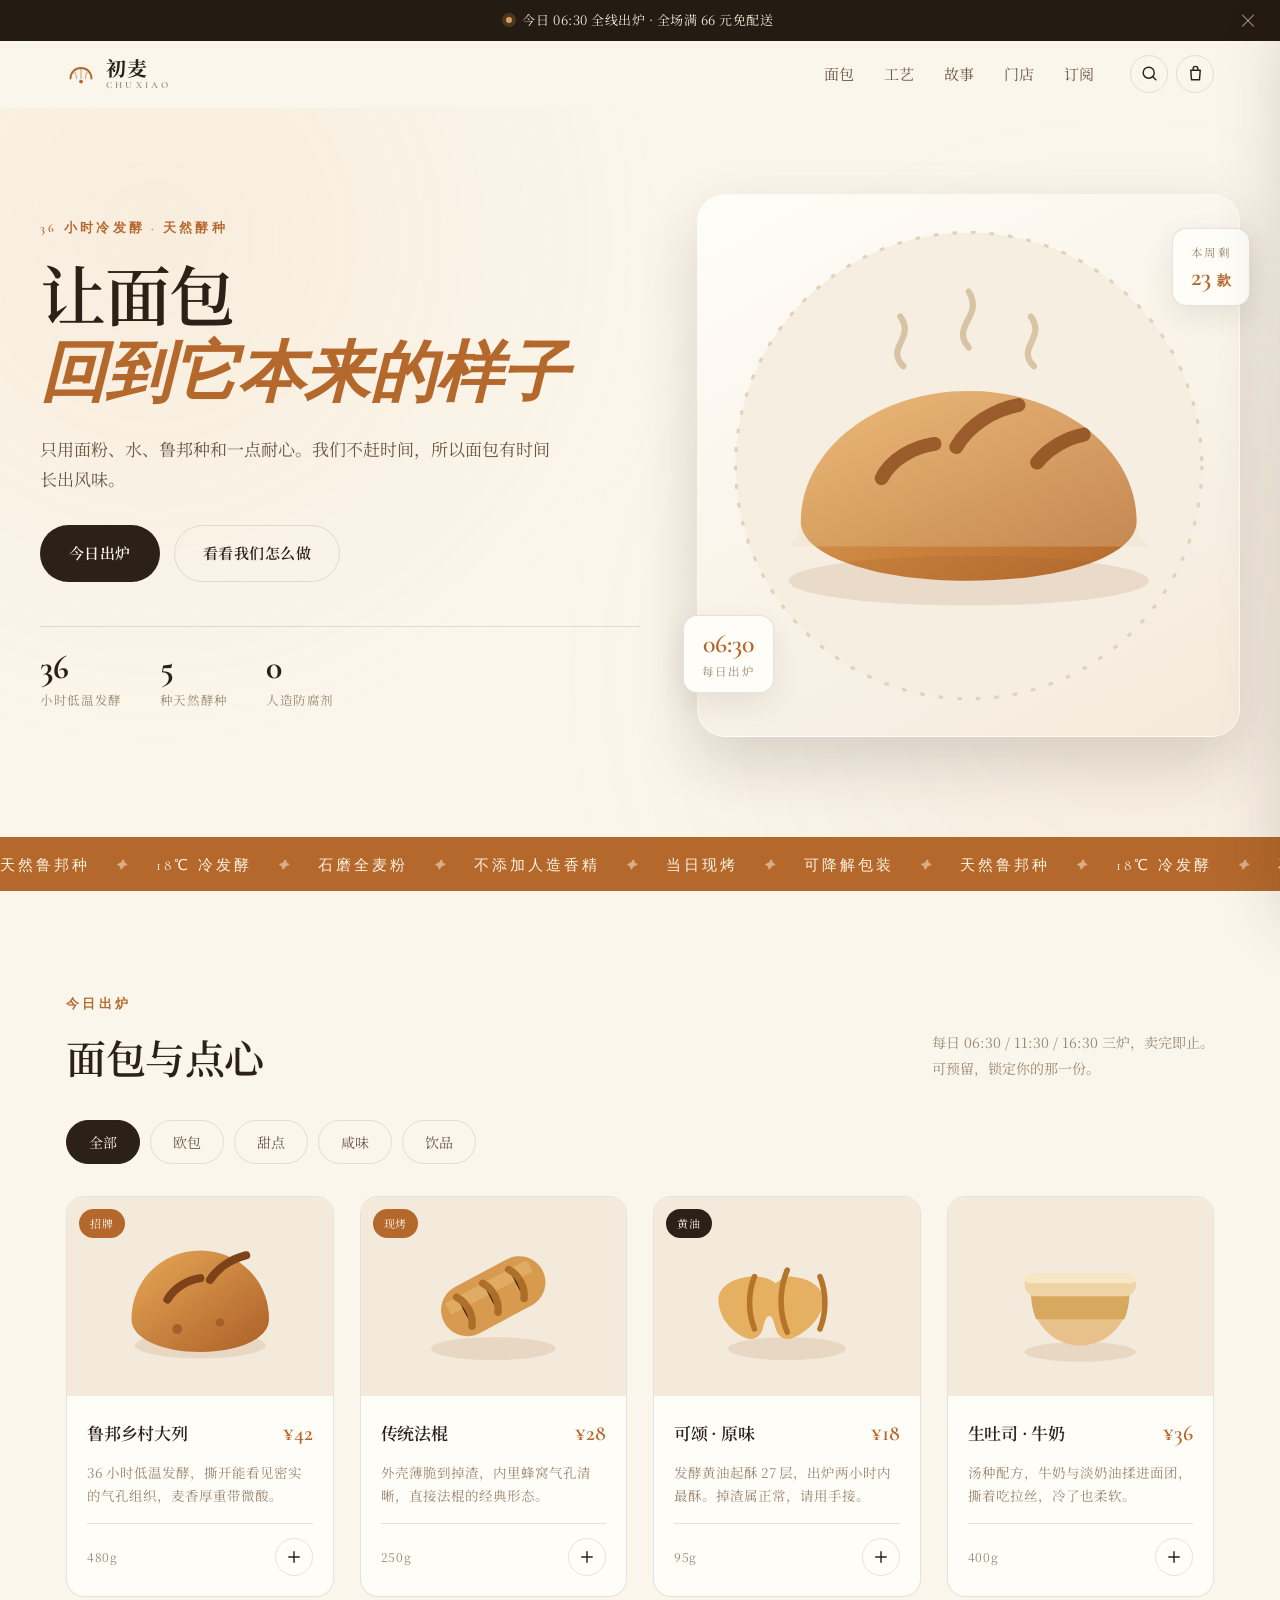
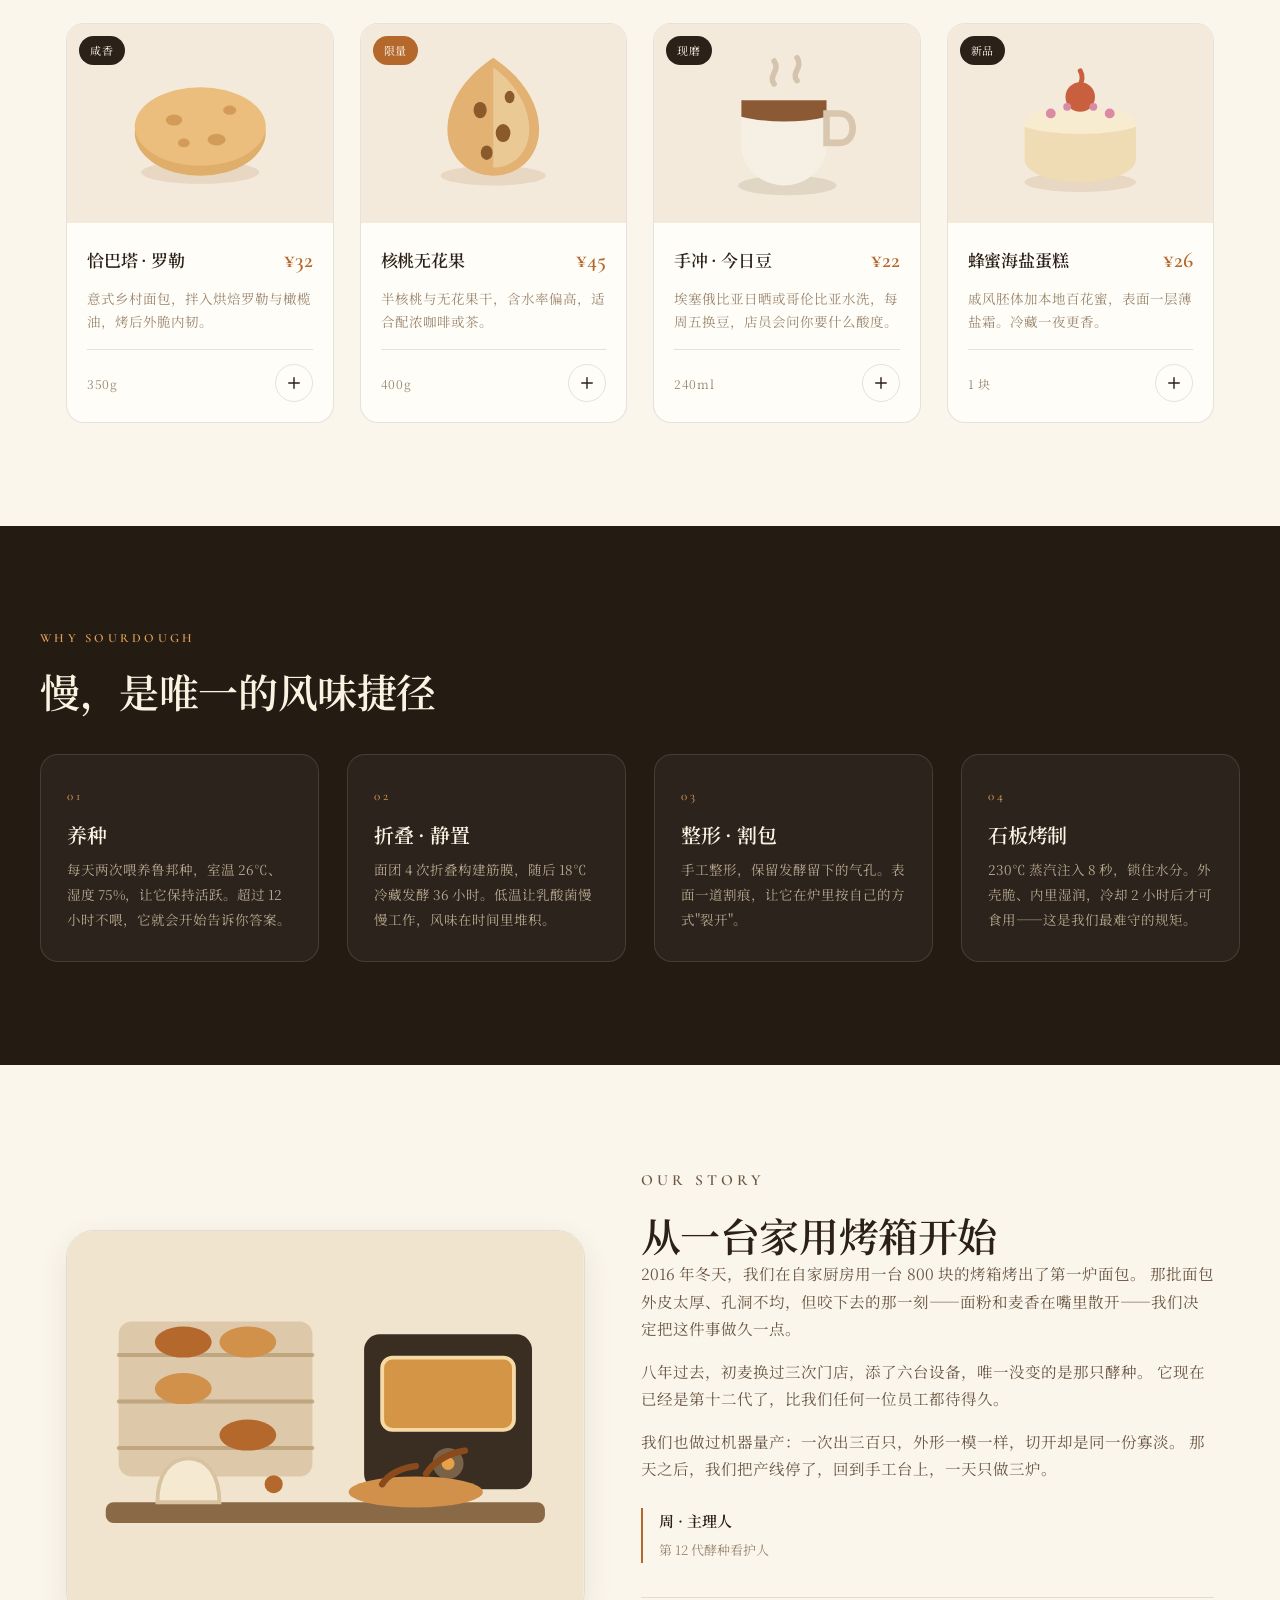
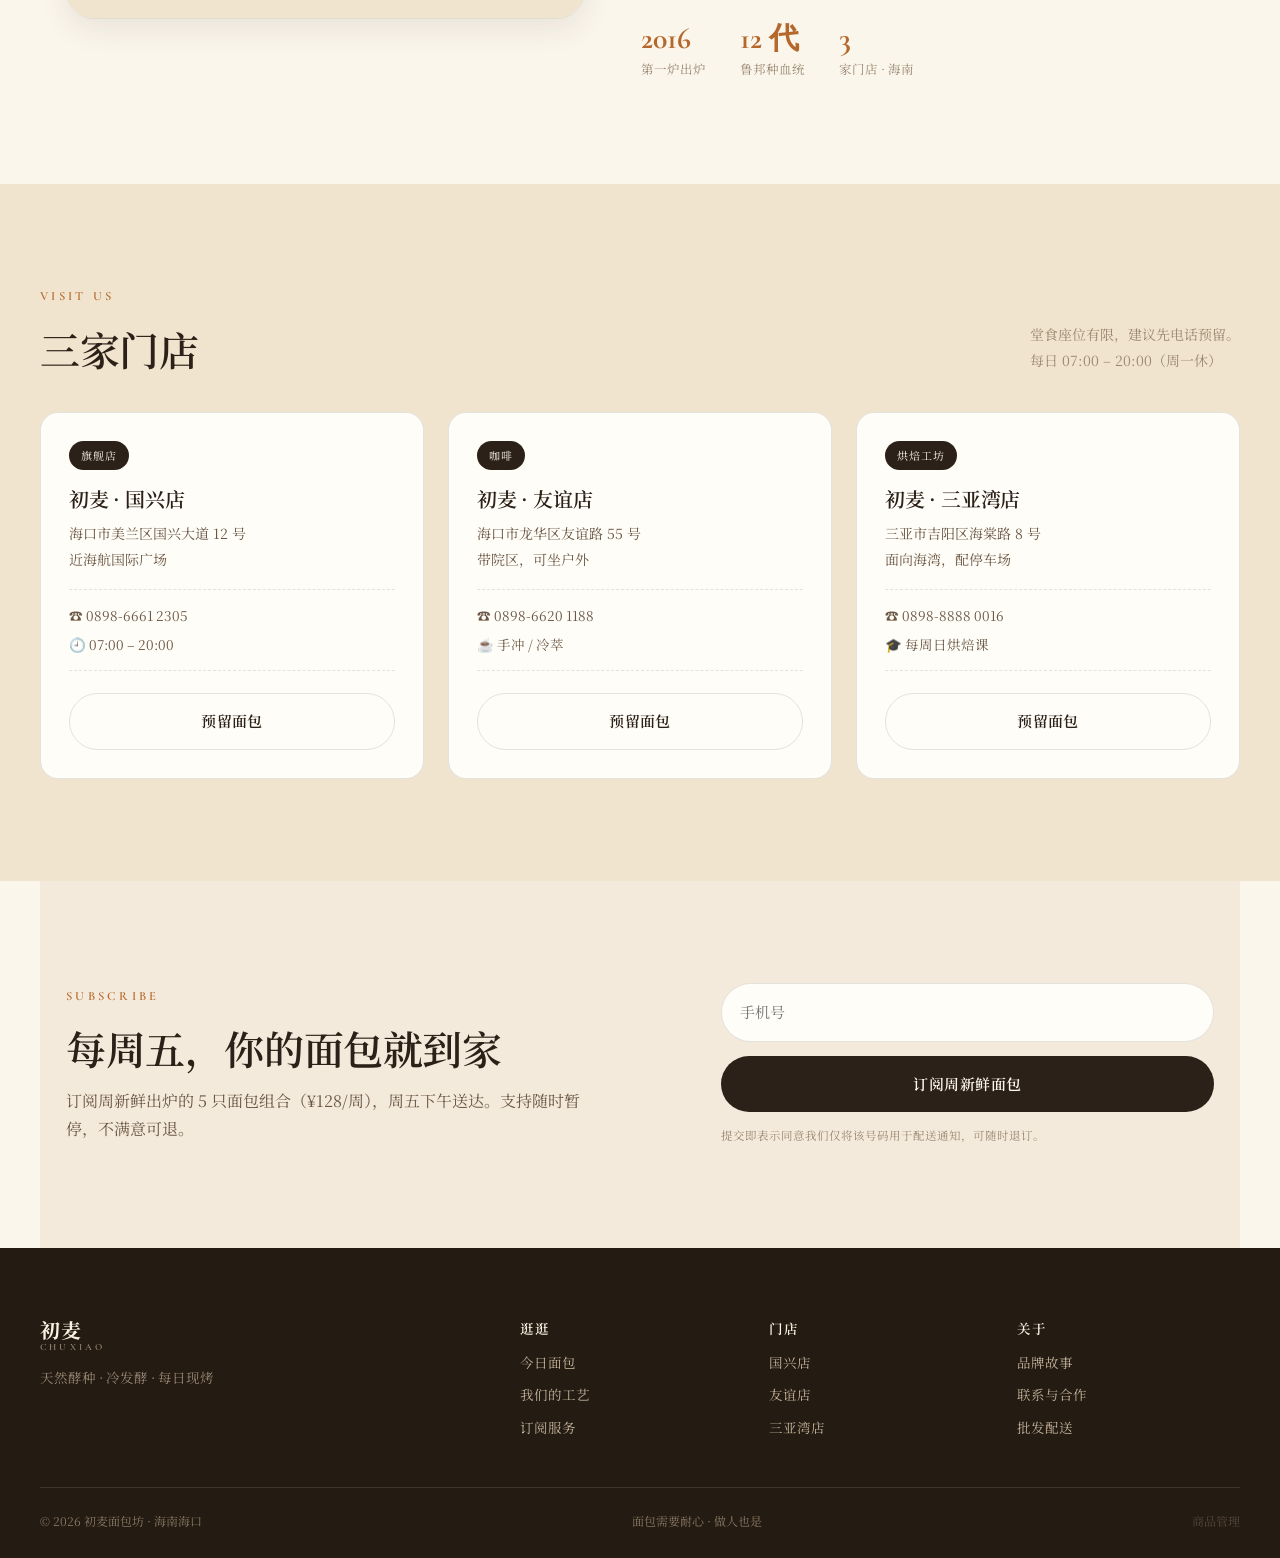
<file: index.html>
<!DOCTYPE html>
<html lang="zh-CN">
<head>
<meta charset="UTF-8">
<meta name="viewport" content="width=device-width, initial-scale=1.0">
<title>初麦 CHUXIAO BAKERY · 天然酵种冷发酵面包</title>
<meta name="description" content="初麦面包坊 —— 36 小时冷发酵天然酵种面包，每日 06:30 现烤出炉，不添加人造香精与防腐剂。">
<meta name="theme-color" content="#FBF6EC">
<meta property="og:type" content="website">
<meta property="og:title" content="初麦 CHUXIAO BAKERY · 天然酵种冷发酵面包">
<meta property="og:description" content="只用面粉、水、鲁邦种和一点耐心。每日 06:30 全线出炉，卖完即止。">
<meta property="og:image" content="data:image/svg+xml,<svg xmlns='http://www.w3.org/2000/svg' viewBox='0 0 1200 630'><rect width='1200' height='630' fill='%23FBF6EC'/><circle cx='600' cy='300' r='170' fill='%23F1E4CE'/><path d='M420 340c0-100 80-180 180-180s180 80 180 180c0 46-80 80-180 80s-180-34-180-80Z' fill='%23C1783A'/><text x='600' y='560' font-size='62' font-family='Georgia,serif' font-weight='600' fill='%232C2118' text-anchor='middle'>初麦 CHUXIAO BAKERY</text></svg>">
<meta name="twitter:card" content="summary_large_image">
<link rel="preconnect" href="https://fonts.googleapis.com">
<link rel="preconnect" href="https://fonts.gstatic.com" crossorigin>
<link href="https://fonts.googleapis.com/css2?family=Noto+Serif+SC:wght@400;600;700&family=Cormorant+Garamond:ital,wght@0,400;0,600;1,400&display=swap" rel="stylesheet">
<link rel="stylesheet" href="styles.css">
<link rel="icon" href="data:image/svg+xml,<svg xmlns='http://www.w3.org/2000/svg' viewBox='0 0 100 100'><text y='.9em' font-size='90'>🥖</text></svg>">
</head>
<body>

<div class="announce" id="announce">
  <span class="announce__dot"></span>
  今日 06:30 全线出炉 · 全场满 66 元免配送
  <button class="announce__close" aria-label="关闭公告">×</button>
</div>

<header class="nav" id="nav">
  <div class="nav__inner">
    <a class="logo" href="#top">
      <svg class="logo__mark" viewBox="0 0 40 40" aria-hidden="true">
        <path d="M6 26c0-8 6-14 14-14s14 6 14 14" fill="none" stroke="currentColor" stroke-width="2.5" stroke-linecap="round"/>
        <path d="M20 12v14M12 18c2 4 2 6 2 8M28 18c-2 4-2 6-2 8" fill="none" stroke="currentColor" stroke-width="1.6" stroke-linecap="round" opacity=".55"/>
        <circle cx="20" cy="30" r="2.5" fill="currentColor"/>
      </svg>
      <span class="logo__text">初麦<em>CHUXIAO</em></span>
    </a>

    <nav class="nav__links" id="navLinks">
      <a href="#products">面包</a>
      <a href="#craft">工艺</a>
      <a href="#story">故事</a>
      <a href="#store">门店</a>
      <a href="#subscribe">订阅</a>
    </nav>

    <div class="nav__actions">
      <button class="icon-btn" id="searchBtn" aria-label="搜索">
        <svg viewBox="0 0 24 24" fill="none" stroke="currentColor" stroke-width="1.8" stroke-linecap="round"><circle cx="11" cy="11" r="7"/><path d="M20 20l-3.5-3.5"/></svg>
      </button>
      <button class="icon-btn icon-btn--cart" id="cartBtn" aria-label="购物袋">
        <svg viewBox="0 0 24 24" fill="none" stroke="currentColor" stroke-width="1.8" stroke-linecap="round" stroke-linejoin="round"><path d="M6 8h12l-1 12H7L6 8Z"/><path d="M9 8V6a3 3 0 0 1 6 0v2"/></svg>
        <span class="badge" id="cartCount">0</span>
      </button>
      <button class="burger" id="burger" aria-label="菜单"><i></i><i></i><i></i></button>
    </div>
  </div>
</header>

<!-- 搜索面板 -->
<div class="search-panel" id="searchPanel">
  <div class="search-panel__box">
    <svg viewBox="0 0 24 24" fill="none" stroke="currentColor" stroke-width="1.8" stroke-linecap="round"><circle cx="11" cy="11" r="7"/><path d="M20 20l-3.5-3.5"/></svg>
    <input type="text" id="searchInput" placeholder="搜面包、可颂、贝果…" autocomplete="off">
    <span class="search-panel__hint">ESC 关闭</span>
  </div>
  <div class="search-panel__results" id="searchResults"></div>
</div>

<main id="top">

  <!-- HERO -->
  <section class="hero">
    <div class="hero__grain"></div>
    <div class="hero__inner">
      <div class="hero__copy">
        <p class="eyebrow reveal">36 小时冷发酵 · 天然酵种</p>
        <h1 class="hero__title reveal">
          让面包<br>
          <em>回到它本来的样子</em>
        </h1>
        <p class="hero__lead reveal">
          只用面粉、水、鲁邦种和一点耐心。我们不赶时间，所以面包有时间长出风味。
        </p>
        <div class="hero__cta reveal">
          <a href="#products" class="btn btn--primary">今日出炉</a>
          <a href="#craft" class="btn btn--ghost">看看我们怎么做</a>
        </div>
        <ul class="hero__stats reveal">
          <li><strong>36</strong><span>小时低温发酵</span></li>
          <li><strong>5</strong><span>种天然酵种</span></li>
          <li><strong>0</strong><span>人造防腐剂</span></li>
        </ul>
      </div>

      <div class="hero__visual reveal">
        <div class="hero__card">
          <svg viewBox="0 0 320 320" class="art art--hero" role="img" aria-label="手工面包插画">
            <defs>
              <linearGradient id="crust" x1="0" y1="0" x2="1" y2="1">
                <stop offset="0" stop-color="#E7A857"/><stop offset="1" stop-color="#B4682C"/>
              </linearGradient>
              <linearGradient id="crumb" x1="0" y1="0" x2="0" y2="1">
                <stop offset="0" stop-color="#FBF1DF"/><stop offset="1" stop-color="#EBD8B8"/>
              </linearGradient>
            </defs>
            <circle cx="160" cy="160" r="150" fill="#F6EEE1"/>
            <circle cx="160" cy="160" r="150" fill="none" stroke="#E2D2B8" stroke-width="2" stroke-dasharray="3 9"/>
            <!-- 蒸汽 -->
            <g stroke="#C9AE86" stroke-width="4" stroke-linecap="round" fill="none" opacity=".65">
              <path d="M118 96c-12-12 8-18-2-32"/>
              <path d="M160 84c-12-14 10-20 0-36"/>
              <path d="M202 96c-12-12 8-18-2-32"/>
            </g>
            <!-- 面包主体 -->
            <path d="M52 196c0-46 48-84 108-84s108 38 108 84c0 22-48 38-108 38s-108-16-108-38Z" fill="url(#crust)"/>
            <path d="M52 196c0-46 48-84 108-84s108 38 108 84c0 10 8 16 8 16H44s8-6 8-16Z" fill="url(#crumb)" opacity=".25"/>
            <!-- 割包刀痕 -->
            <g stroke="#8A4A1B" stroke-width="9" stroke-linecap="round" fill="none" opacity=".8">
              <path d="M104 168c6-12 20-20 34-22"/>
              <path d="M152 148c8-14 24-24 40-27"/>
              <path d="M204 158c8-10 20-16 30-18"/>
            </g>
            <ellipse cx="160" cy="234" rx="116" ry="16" fill="#8A4A1B" opacity=".12"/>
          </svg>
        </div>
        <div class="hero__badge hero__badge--1">
          <span class="hero__badge-time">06:30</span>
          <span class="hero__badge-label">每日出炉</span>
        </div>
        <div class="hero__badge hero__badge--2">
          <span class="hero__badge-label">本周剩</span>
          <span class="hero__badge-time">23 <small>款</small></span>
        </div>
      </div>
    </div>
  </section>

  <!-- 滚动条 -->
  <div class="marquee" aria-hidden="true">
    <div class="marquee__track">
      <span>天然鲁邦种</span><i>✦</i><span>18℃ 冷发酵</span><i>✦</i><span>石磨全麦粉</span><i>✦</i><span>不添加人造香精</span><i>✦</i><span>当日现烤</span><i>✦</i><span>可降解包装</span><i>✦</i>
      <span>天然鲁邦种</span><i>✦</i><span>18℃ 冷发酵</span><i>✦</i><span>石磨全麦粉</span><i>✦</i><span>不添加人造香精</span><i>✦</i><span>当日现烤</span><i>✦</i><span>可降解包装</span><i>✦</i>
    </div>
  </div>

  <!-- 产品 -->
  <section class="section" id="products">
    <div class="section__head reveal">
      <div>
        <p class="eyebrow">今日出炉</p>
        <h2 class="section__title">面包与点心</h2>
      </div>
      <p class="section__note">每日 06:30 / 11:30 / 16:30 三炉，卖完即止。<br>可预留，锁定你的那一份。</p>
    </div>

    <div class="filters reveal" id="filters">
      <button class="chip is-active" data-cat="all">全部</button>
      <button class="chip" data-cat="bread">欧包</button>
      <button class="chip" data-cat="sweet">甜点</button>
      <button class="chip" data-cat="savory">咸味</button>
      <button class="chip" data-cat="drink">饮品</button>
    </div>

    <div class="grid" id="grid"></div>
  </section>

  <!-- 工艺 -->
  <section class="section section--dark" id="craft">
    <div class="section__head reveal">
      <div>
        <p class="eyebrow eyebrow--light">Why sourdough</p>
        <h2 class="section__title">慢，是唯一的风味捷径</h2>
      </div>
    </div>
    <ol class="steps">
      <li class="step reveal">
        <span class="step__no">01</span>
        <h3>养种</h3>
        <p>每天两次喂养鲁邦种，室温 26℃、湿度 75%，让它保持活跃。超过 12 小时不喂，它就会开始告诉你答案。</p>
      </li>
      <li class="step reveal">
        <span class="step__no">02</span>
        <h3>折叠 · 静置</h3>
        <p>面团 4 次折叠构建筋膜，随后 18℃ 冷藏发酵 36 小时。低温让乳酸菌慢慢工作，风味在时间里堆积。</p>
      </li>
      <li class="step reveal">
        <span class="step__no">03</span>
        <h3>整形 · 割包</h3>
        <p>手工整形，保留发酵留下的气孔。表面一道割痕，让它在炉里按自己的方式"裂开"。</p>
      </li>
      <li class="step reveal">
        <span class="step__no">04</span>
        <h3>石板烤制</h3>
        <p>230℃ 蒸汽注入 8 秒，锁住水分。外壳脆、内里湿润，冷却 2 小时后才可食用——这是我们最难守的规矩。</p>
      </li>
    </ol>
  </section>

  <!-- 故事 -->
  <section class="section story" id="story">
    <div class="story__grid">
      <div class="story__art reveal">
        <svg viewBox="0 0 400 300" class="art" role="img" aria-label="烘焙工坊插画">
          <rect width="400" height="300" rx="18" fill="#F1E4CE"/>
          <rect x="40" y="70" width="150" height="120" rx="10" fill="#C9AE86" opacity=".5"/>
          <path d="M40 96h150M40 132h150M40 168h150" stroke="#B4976E" stroke-width="3" stroke-linecap="round" opacity=".7"/>
          <ellipse cx="90" cy="86" rx="22" ry="12" fill="#B4682C"/>
          <ellipse cx="140" cy="86" rx="22" ry="12" fill="#D2914A"/>
          <ellipse cx="90" cy="122" rx="22" ry="12" fill="#D2914A"/>
          <ellipse cx="140" cy="158" rx="22" ry="12" fill="#B4682C"/>
          <!-- 烤箱 -->
          <rect x="230" y="80" width="130" height="120" rx="12" fill="#3A2E22"/>
          <rect x="244" y="98" width="102" height="56" rx="8" fill="#E5A24B" opacity=".9"/>
          <rect x="244" y="98" width="102" height="56" rx="8" fill="none" stroke="#F6D9A5" stroke-width="3"/>
          <circle cx="295" cy="180" r="12" fill="#7A6248"/>
          <circle cx="295" cy="180" r="5" fill="#E5A24B"/>
          <!-- 操作台 -->
          <rect x="30" y="210" width="340" height="16" rx="6" fill="#8A6A46"/>
          <ellipse cx="270" cy="202" rx="52" ry="12" fill="#D2914A"/>
          <g stroke="#8A4A1B" stroke-width="5" stroke-linecap="round" fill="none">
            <path d="M244 196c5-8 16-13 26-14"/>
            <path d="M278 188c6-10 18-16 30-18"/>
          </g>
          <!-- 面粉 -->
          <path d="M70 210c0-22 10-34 24-34s24 12 24 34Z" fill="#F6E9D2" stroke="#D8C3A0" stroke-width="3"/>
          <circle cx="160" cy="196" r="7" fill="#B4682C"/>
        </svg>
      </div>
      <div class="story__copy reveal">
        <p class="eyebrow">Our story</p>
        <h2 class="section__title">从一台家用烤箱开始</h2>
        <p>
          2016 年冬天，我们在自家厨房用一台 800 块的烤箱烤出了第一炉面包。
          那批面包外皮太厚、孔洞不均，但咬下去的那一刻——面粉和麦香在嘴里散开——我们决定把这件事做久一点。
        </p>
        <p>
          八年过去，初麦换过三次门店，添了六台设备，唯一没变的是那只酵种。
          它现在已经是第十二代了，比我们任何一位员工都待得久。
        </p>
        <p>
          我们也做过机器量产：一次出三百只，外形一模一样，切开却是同一份寡淡。
          那天之后，我们把产线停了，回到手工台上，一天只做三炉。
        </p>
        <div class="story__sign">
          <span class="story__sign-name">周 · 主理人</span>
          <span class="story__sign-role">第 12 代酵种看护人</span>
        </div>
        <div class="story__metrics">
          <div><strong>2016</strong><span>第一炉出炉</span></div>
          <div><strong>12 代</strong><span>鲁邦种血统</span></div>
          <div><strong>3</strong><span>家门店 · 海南</span></div>
        </div>
      </div>
    </div>
  </section>

  <!-- 门店 -->
  <section class="section section--tint" id="store">
    <div class="section__head reveal">
      <div>
        <p class="eyebrow">Visit us</p>
        <h2 class="section__title">三家门店</h2>
      </div>
      <p class="section__note">堂食座位有限，建议先电话预留。<br>每日 07:00 – 20:00（周一休）</p>
    </div>
    <div class="stores">
      <article class="store reveal">
        <div class="store__flag">旗舰店</div>
        <h3>初麦 · 国兴店</h3>
        <p>海口市美兰区国兴大道 12 号<br>近海航国际广场</p>
        <ul><li>☎ 0898-6661 2305</li><li>🕘 07:00 – 20:00</li></ul>
        <button class="btn btn--outline js-reserve" data-store="国兴店">预留面包</button>
      </article>
      <article class="store reveal">
        <div class="store__flag">咖啡</div>
        <h3>初麦 · 友谊店</h3>
        <p>海口市龙华区友谊路 55 号<br>带院区，可坐户外</p>
        <ul><li>☎ 0898-6620 1188</li><li>☕ 手冲 / 冷萃</li></ul>
        <button class="btn btn--outline js-reserve" data-store="友谊店">预留面包</button>
      </article>
      <article class="store reveal">
        <div class="store__flag">烘焙工坊</div>
        <h3>初麦 · 三亚湾店</h3>
        <p>三亚市吉阳区海棠路 8 号<br>面向海湾，配停车场</p>
        <ul><li>☎ 0898-8888 0016</li><li>🎓 每周日烘焙课</li></ul>
        <button class="btn btn--outline js-reserve" data-store="三亚湾店">预留面包</button>
      </article>
    </div>
  </section>

  <!-- 订阅 -->
  <section class="section subscribe" id="subscribe">
    <div class="subscribe__inner reveal">
      <div class="subscribe__copy">
        <p class="eyebrow">Subscribe</p>
        <h2 class="section__title">每周五，你的面包就到家</h2>
        <p>订阅周新鲜出炉的 5 只面包组合（¥128/周），周五下午送达。支持随时暂停，不满意可退。</p>
      </div>
      <form class="subscribe__form" id="subscribeForm" novalidate>
        <div class="field">
          <input type="text" id="phone" placeholder="手机号" inputmode="numeric" maxlength="11">
          <span class="field__hint" data-hint="phone">用于接收取货通知</span>
        </div>
        <button class="btn btn--primary btn--block" type="submit">订阅周新鲜面包</button>
        <p class="subscribe__fine">提交即表示同意我们仅将该号码用于配送通知，可随时退订。</p>
      </form>
    </div>
  </section>

</main>

<footer class="footer">
  <div class="footer__top">
    <div class="footer__brand">
      <span class="logo__text">初麦<em>CHUXIAO</em></span>
      <p>天然酵种 · 冷发酵 · 每日现烤</p>
    </div>
    <div class="footer__cols">
      <div><h4>逛逛</h4><a href="#products">今日面包</a><a href="#craft">我们的工艺</a><a href="#subscribe">订阅服务</a></div>
      <div><h4>门店</h4><a href="#store">国兴店</a><a href="#store">友谊店</a><a href="#store">三亚湾店</a></div>
      <div><h4>关于</h4><a href="#story">品牌故事</a><a href="#store">联系与合作</a><a href="#subscribe">批发配送</a></div>
    </div>
  </div>
  <div class="footer__bottom">
    <span>© 2026 初麦面包坊 · 海南海口</span>
    <span>面包需要耐心 · 做人也是</span>
    <a href="admin.html" class="footer__admin">商品管理</a>
  </div>
</footer>

<!-- 购物袋抽屉 -->
<div class="drawer-mask" id="drawerMask"></div>
<aside class="drawer" id="drawer">
  <div class="drawer__head">
    <h3>购物袋 <span id="drawerCount">(0)</span></h3>
    <button class="icon-btn" id="drawerClose" aria-label="关闭">
      <svg viewBox="0 0 24 24" fill="none" stroke="currentColor" stroke-width="1.9" stroke-linecap="round"><path d="M6 6l12 12M18 6L6 18"/></svg>
    </button>
  </div>
  <div class="drawer__body" id="drawerBody"></div>
  <div class="drawer__foot">
    <div class="drawer__total"><span>合计</span><strong id="drawerTotal">¥0</strong></div>
    <p class="drawer__ship" id="shipNote">再买 ¥66 可免配送</p>
    <div class="drawer__bar"><i id="shipBar"></i></div>
    <button class="btn btn--primary btn--block" id="checkout">去结算</button>
  </div>
</aside>

<div class="toast" id="toast"></div>
<div class="reserve-mask" id="reserveMask">
  <div class="reserve" role="dialog" aria-modal="true">
    <button class="reserve__close" id="reserveClose" aria-label="关闭">×</button>
    <h3 id="reserveTitle">预留面包</h3>
    <p class="reserve__desc">留下手机号，我们出炉后第一时间通知你来取。</p>
    <input type="tel" id="reservePhone" placeholder="手机号" inputmode="numeric" maxlength="11">
    <button class="btn btn--primary btn--block" id="reserveSubmit">确认预留</button>
  </div>
</div>

<script src="config.js"></script>
<script src="data.js"></script>
<script src="script.js"></script>
</body>
</html>
</file>
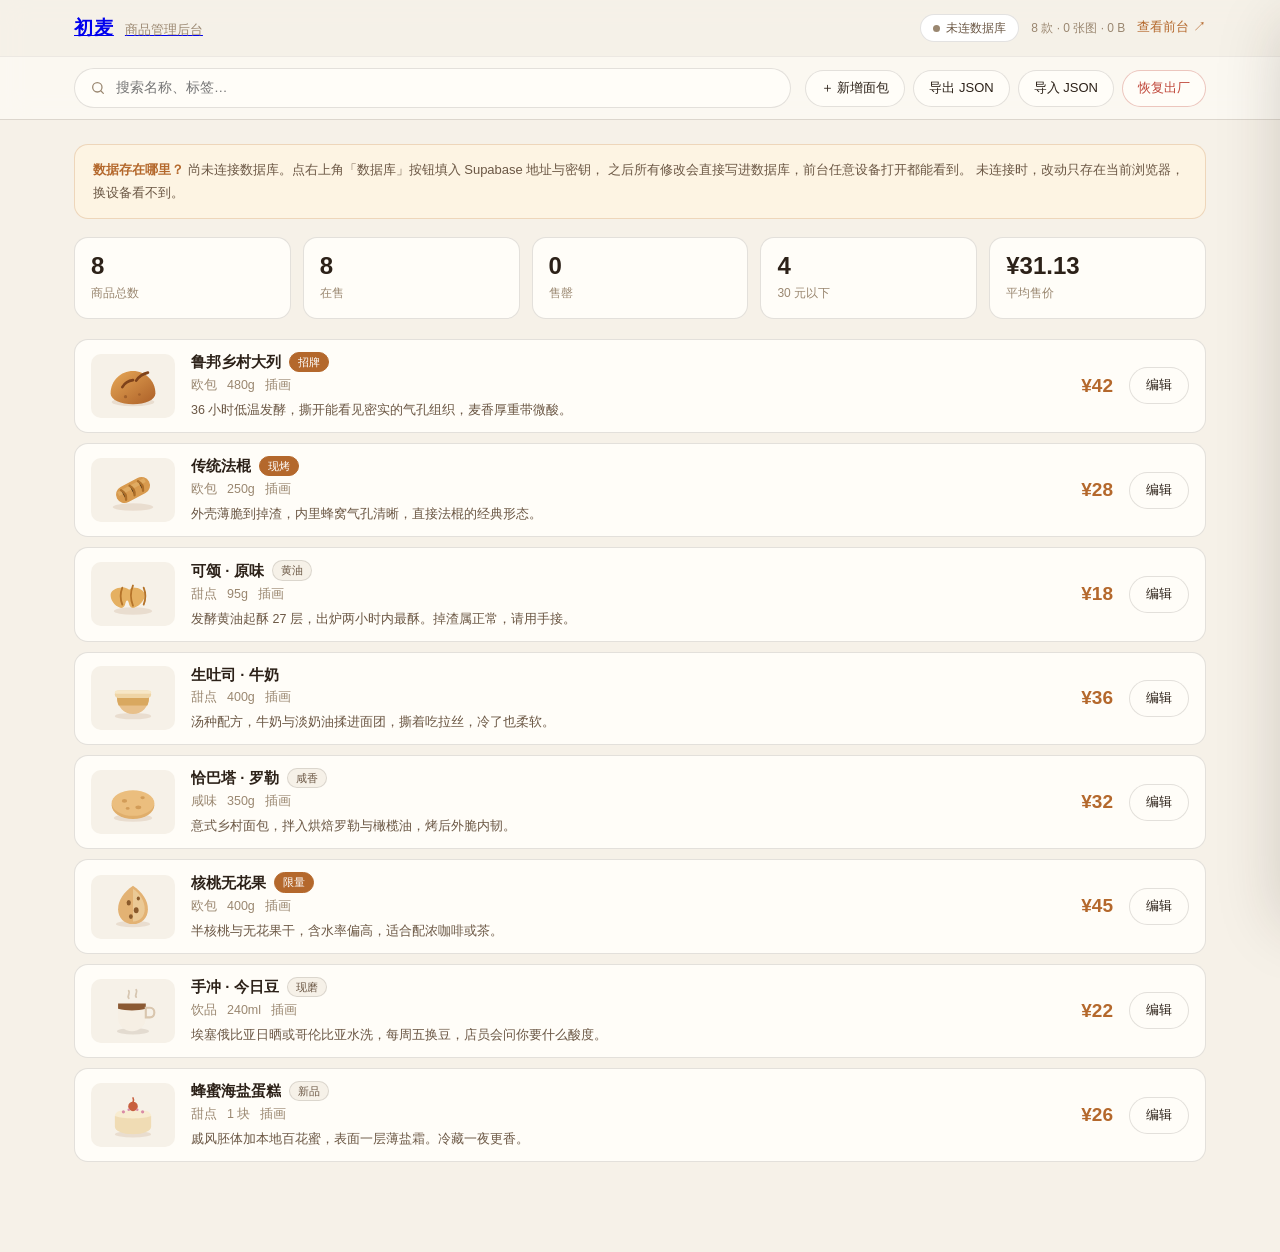
<file: admin.html>
<!DOCTYPE html>
<html lang="zh-CN">
<head>
<meta charset="UTF-8">
<meta name="viewport" content="width=device-width, initial-scale=1.0">
<title>商品管理后台 · 初麦 CHUXIAO BAKERY</title>
<meta name="robots" content="noindex, nofollow">
<link rel="icon" href="data:image/svg+xml,<svg xmlns='http://www.w3.org/2000/svg' viewBox='0 0 100 100'><text y='.9em' font-size='90'>⚙️</text></svg>">
<link rel="stylesheet" href="admin.css">
</head>
<body>

<header class="ah">
  <div class="ah__in">
    <a class="ah__brand" href="index.html">
      <span class="ah__logo">初麦</span>
      <span class="ah__crumb">商品管理后台</span>
    </a>
    <div class="ah__right">
      <button class="dbbadge" id="dbBadge" type="button">数据库 —</button>
      <span class="ah__store" id="usageInfo">存储占用 —</span>
      <a class="ah__site" href="index.html" target="_blank">查看前台 ↗</a>
    </div>
  </div>
  <div class="ah__bar">
    <div class="ah__bar-in">
      <label class="ah__search">
        <svg viewBox="0 0 24 24" fill="none" stroke="currentColor" stroke-width="1.9" stroke-linecap="round"><circle cx="11" cy="11" r="7"/><path d="M20 20l-3.5-3.5"/></svg>
        <input type="text" id="search" placeholder="搜索名称、标签…">
      </label>
      <div class="ah__acts">
        <button class="btn btn--sm" id="addBtn">＋ 新增面包</button>
        <button class="btn btn--sm" id="exportBtn">导出 JSON</button>
        <button class="btn btn--sm" id="importBtn">导入 JSON</button>
        <input type="file" id="importFile" accept="application/json,.json" hidden>
        <button class="btn btn--sm btn--danger" id="resetBtn">恢复出厂</button>
      </div>
    </div>
  </div>
</header>

<main class="wrap">
  <div class="notice" id="notice">
    <strong>数据存在哪里？</strong>
    <span id="noticeText">尚未连接数据库。点右上角「数据库」按钮填入 Supabase 地址与密钥，
    之后所有修改会直接写进数据库，前台任意设备打开都能看到。
    未连接时，改动只存在当前浏览器，换设备看不到。</span>
  </div>

  <div class="stats" id="stats"></div>

  <div class="list" id="list"></div>

  <div class="empty" id="empty" hidden>
    <svg viewBox="0 0 160 160"><g fill="none" stroke="#C68B44" stroke-width="3.4"><path d="M40 66h80l-8 56H48l-8-56Z"/><path d="M58 66c0-18 10-30 22-30s22 12 22 30"/><path d="M56 88h48M54 104h52"/></g></svg>
    <p>没有匹配的商品</p>
  </div>
</main>

<!-- 抽屉：编辑单个商品 -->
<div class="mask" id="mask"></div>
<aside class="drawer" id="drawer">
  <div class="drawer__head">
    <h3 id="dTitle">编辑商品</h3>
    <button class="x" id="dClose" aria-label="关闭">×</button>
  </div>
  <div class="drawer__body">

    <div class="fig">
      <div class="fig__preview" id="figPreview"></div>
      <div class="fig__side">
        <label class="up">
          <input type="file" id="imgFile" accept="image/*" hidden>
          <span class="up__btn">上传图片</span>
        </label>
        <button class="btn btn--sm btn--block" id="imgClear" hidden>移除图片</button>
        <p class="fig__hint" id="imgHint">未上传图片时使用下方选中的插画。</p>
        <label class="fld fld--tight">
          <span>无图占位插画</span>
          <select id="fArt"></select>
        </label>
        <div class="fig__prev" id="artPrev"></div>
      </div>
    </div>

    <label class="fld">
      <span>名称 <i>*</i></span>
      <input type="text" id="fName" maxlength="30" placeholder="例：鲁邦乡村大列">
      <em class="fld__msg" data-for="name"></em>
    </label>

    <div class="grid2">
      <label class="fld">
        <span>价格（元）<i>*</i></span>
        <input type="number" id="fPrice" min="0" step="0.01" placeholder="42">
        <em class="fld__msg" data-for="price"></em>
      </label>
      <label class="fld">
        <span>重量 / 规格</span>
        <input type="text" id="fWt" maxlength="20" placeholder="480g">
        <em class="fld__msg" data-for="wt"></em>
      </label>
    </div>

    <label class="fld">
      <span>介绍</span>
      <textarea id="fDesc" rows="4" maxlength="200" placeholder="一句话说清它的来历与口感"></textarea>
      <em class="fld__counter" id="descCount">0 / 200</em>
    </label>

    <div class="grid2">
      <label class="fld">
        <span>分类</span>
        <select id="fCat"></select>
      </label>
      <label class="fld">
        <span>角标</span>
        <input type="text" id="fTag" maxlength="8" placeholder="招牌 / 限量 / 新品">
      </label>
    </div>

    <label class="fld">
      <span>搜索关键词</span>
      <input type="text" id="fTags" maxlength="120" placeholder="空格分隔，如：大列 乡村 麦香">
      <em class="fld__hint">影响前台搜索命中，留空则只能用名称搜到</em>
    </label>

    <div class="switches">
      <label class="sw">
        <input type="checkbox" id="fHot">
        <span class="sw__box"></span>
        <span class="sw__label">标为招牌<em>前台显示为强调色角标</em></span>
      </label>
      <label class="sw">
        <input type="checkbox" id="fSold">
        <span class="sw__box"></span>
        <span class="sw__label">今日售罄<em>前台置灰并禁用加购</em></span>
      </label>
    </div>

  </div>
  <div class="drawer__foot">
    <button class="btn btn--danger btn--sm" id="dDelete">删除</button>
    <div class="drawer__foot-r">
      <button class="btn" id="dCancel">取消</button>
      <button class="btn btn--primary" id="dSave">保存</button>
    </div>
  </div>
</aside>

<div class="toast" id="toast"></div>

<!-- 弹窗：数据库连接配置 -->
<div class="mask" id="dbMask">
  <div class="confirm confirm--wide">
    <h3>连接 Supabase 数据库</h3>
    <p class="db__desc">
      数据库地址与 anon key 写在 <b>config.js</b> 里（公开无害，安全性由数据库权限策略保证）。
      这里只填<b>管理令牌</b> —— 它决定谁能改数据，只保存在这台浏览器，不进仓库。
    </p>

    <div class="dbform">
      <div class="dbaddr">
        <span>当前数据库</span>
        <code id="dbAddr">—</code>
        <em class="fld__hint" id="dbAddrHint"></em>
      </div>
      <label class="fld">
        <span>管理令牌（x-admin-token）</span>
        <input type="text" id="dbToken" placeholder="建库 SQL 里你自己填的那个随机串" spellcheck="false" autocomplete="off">
        <em class="fld__hint">与 supabase/schema.sql 第 4.2 节里的值必须完全一致，否则写操作会被数据库拒绝</em>
      </label>
      <p class="dbmsg" id="dbMsg"></p>
    </div>

    <div class="confirm__btns">
      <button class="btn" id="dbClear">清除令牌</button>
      <span class="confirm__spacer"></span>
      <button class="btn" id="dbTest">测试连接</button>
      <button class="btn btn--primary" id="dbSave">保存并同步</button>
    </div>
  </div>
</div>

<!-- 确认对话框 -->
<div class="mask" id="confirmMask">
  <div class="confirm">
    <h3 id="cfTitle">确认操作</h3>
    <p id="cfText">确定吗？</p>
    <div class="confirm__btns">
      <button class="btn" id="cfNo">取消</button>
      <button class="btn btn--primary" id="cfYes">确定</button>
    </div>
  </div>
</div>

<script src="config.js"></script>
<script src="data.js"></script>
<script src="admin.js"></script>
</body>
</html>
</file>
<file: styles.css>
/* ============ 初麦 CHUXIAO BAKERY ============ */
:root{
  --cream:#FBF6EC;
  --cream-2:#F4EADB;
  --paper:#FFFDF8;
  --tint:#F1E4CE;
  --ink:#2C2118;
  --ink-2:#6B5744;
  --ink-3:#9A8770;
  --crust:#B4682C;
  --crust-lt:#E0A05A;
  --line:rgba(44,33,24,.12);
  --dark:#241B13;
  --dark-2:#2F2318;
  --ok:#4B7A4E;
  --shadow-s:0 2px 10px rgba(44,33,24,.06);
  --shadow-m:0 10px 30px rgba(44,33,24,.09);
  --shadow-l:0 24px 60px rgba(44,33,24,.16);
  --r:18px;
  --r-l:28px;
  --ff-serif:"Noto Serif SC",Georgia,"Songti SC",serif;
  --ff-en:"Cormorant Garamond",Georgia,serif;
  --max:1200px;
  --ease:cubic-bezier(.22,.68,.28,1);
}

*,*::before,*::after{box-sizing:border-box}
html{scroll-behavior:smooth;-webkit-text-size-adjust:100%}
body{
  margin:0;background:var(--cream);color:var(--ink);
  font-family:var(--ff-serif);font-size:16px;line-height:1.75;
  -webkit-font-smoothing:antialiased;overflow-x:hidden;
}
img,svg{display:block;max-width:100%}
a{color:inherit;text-decoration:none}
button,input{font:inherit;color:inherit}
h1,h2,h3,h4{margin:0;line-height:1.25;font-weight:600;letter-spacing:-.01em}
p{margin:0}
::selection{background:var(--crust-lt);color:#fff}

/* ---------- 公告条 ---------- */
.announce{
  position:sticky;top:0;z-index:60;display:flex;align-items:center;justify-content:center;gap:10px;
  padding:9px 44px;background:var(--dark);color:#F3E6D2;font-size:13px;letter-spacing:.04em;
  transition:transform .35s var(--ease),opacity .3s;
}
.announce.is-hidden{transform:translateY(-100%);opacity:0}
.announce__dot{width:6px;height:6px;border-radius:50%;background:var(--crust-lt);box-shadow:0 0 0 4px rgba(224,160,90,.2);animation:pulse 2s infinite}
@keyframes pulse{50%{box-shadow:0 0 0 7px rgba(224,160,90,0)}}
.announce__close{
  position:absolute;right:14px;top:50%;transform:translateY(-50%);background:none;border:0;
  color:#B9A68E;font-size:20px;cursor:pointer;line-height:1;padding:4px 8px;border-radius:6px;transition:.2s;
}
.announce__close:hover{color:#fff;background:rgba(255,255,255,.1)}

/* ---------- 导航 ---------- */
.nav{
  position:sticky;top:0;z-index:50;background:rgba(251,246,236,.82);backdrop-filter:blur(14px) saturate(1.3);
  border-bottom:1px solid transparent;transition:border-color .3s,box-shadow .3s;
}
.nav.is-stuck{border-bottom-color:var(--line);box-shadow:0 6px 24px rgba(44,33,24,.06)}
.nav__inner{max-width:var(--max);margin:0 auto;padding:14px 26px;display:flex;align-items:center;gap:28px}
.logo{display:flex;align-items:center;gap:10px;flex-shrink:0}
.logo__mark{width:30px;height:30px;color:var(--crust)}
.logo__text{font-size:20px;font-weight:700;letter-spacing:.06em;display:flex;flex-direction:column;line-height:1}
.logo__text em{font-family:var(--ff-en);font-style:normal;font-size:9.5px;letter-spacing:.34em;color:var(--ink-3);font-weight:600;margin-top:3px}
.nav__links{display:flex;gap:30px;margin-left:auto;font-size:15px}
.nav__links a{position:relative;padding:4px 0;color:var(--ink-2);transition:color .25s}
.nav__links a::after{content:"";position:absolute;left:0;right:100%;bottom:0;height:1.5px;background:var(--crust);transition:right .3s var(--ease)}
.nav__links a:hover{color:var(--ink)}
.nav__links a:hover::after{right:0}
.nav__actions{display:flex;align-items:center;gap:8px;margin-left:8px}
.icon-btn{
  position:relative;width:38px;height:38px;display:grid;place-items:center;border:1px solid var(--line);
  background:transparent;border-radius:50%;cursor:pointer;color:var(--ink);transition:.25s var(--ease);
}
.icon-btn svg{width:19px;height:19px}
.icon-btn:hover{background:var(--ink);color:var(--cream);border-color:var(--ink);transform:translateY(-1px)}
.badge{
  position:absolute;top:-3px;right:-3px;min-width:17px;height:17px;padding:0 4px;border-radius:9px;
  background:var(--crust);color:#fff;font-size:11px;font-weight:700;line-height:17px;text-align:center;
  transform:scale(0);transition:transform .28s var(--ease);
}
.badge.is-on{transform:scale(1)}
.badge.is-bump{animation:bump .4s var(--ease)}
@keyframes bump{40%{transform:scale(1.45)}}
.burger{display:none;width:38px;height:38px;border:1px solid var(--line);background:transparent;border-radius:50%;cursor:pointer;flex-direction:column;justify-content:center;align-items:center;gap:4px}
.burger i{display:block;width:16px;height:1.6px;background:var(--ink);border-radius:2px;transition:.3s var(--ease)}
.nav.is-open .burger i:nth-child(1){transform:translateY(5.6px) rotate(45deg)}
.nav.is-open .burger i:nth-child(2){opacity:0}
.nav.is-open .burger i:nth-child(3){transform:translateY(-5.6px) rotate(-45deg)}

/* ---------- 搜索面板 ---------- */
.search-panel{
  position:fixed;inset:0;z-index:70;background:rgba(251,246,236,.97);backdrop-filter:blur(18px);
  padding:14vh 26px 26px;opacity:0;pointer-events:none;transform:translateY(-14px);transition:.32s var(--ease);
}
.search-panel.is-open{opacity:1;pointer-events:auto;transform:none}
.search-panel__box{max-width:640px;margin:0 auto;display:flex;align-items:center;gap:14px;background:var(--paper);border:1px solid var(--line);border-radius:var(--r);padding:16px 20px;box-shadow:var(--shadow-m)}
.search-panel__box svg{width:20px;height:20px;color:var(--ink-3);flex-shrink:0}
.search-panel__box input{flex:1;border:0;outline:0;background:none;font-size:18px}
.search-panel__hint{font-size:12px;color:var(--ink-3);font-family:var(--ff-en);letter-spacing:.1em;flex-shrink:0}
.search-panel__results{max-width:640px;margin:16px auto 0;display:grid;gap:8px}
.sr{display:flex;align-items:center;gap:14px;padding:12px 16px;background:var(--paper);border:1px solid var(--line);border-radius:12px;cursor:pointer;transition:.22s;text-align:left;width:100%}
.sr:hover{border-color:var(--crust);transform:translateX(4px)}
.sr__art{width:44px;height:44px;border-radius:9px;background:var(--cream-2);flex-shrink:0;display:grid;place-items:center}
.sr__art svg{width:34px;height:34px}
.sr__name{font-weight:600;font-size:15px}
.sr__meta{font-size:12.5px;color:var(--ink-3)}
.sr__price{margin-left:auto;font-family:var(--ff-en);font-size:19px;color:var(--crust);font-weight:600}
.sr-none{padding:26px;text-align:center;color:var(--ink-3)}

/* ---------- HERO ---------- */
.hero{position:relative;overflow:hidden;padding:clamp(48px,7vw,86px) 26px clamp(60px,8vw,100px)}
.hero__grain{
  position:absolute;inset:0;pointer-events:none;opacity:.5;
  background:
    radial-gradient(circle at 12% 18%,rgba(224,160,90,.2),transparent 42%),
    radial-gradient(circle at 88% 78%,rgba(180,104,44,.14),transparent 46%);
}
.hero__inner{max-width:var(--max);margin:0 auto;position:relative;display:grid;grid-template-columns:1.05fr .95fr;gap:56px;align-items:center}
.eyebrow{font-size:12.5px;letter-spacing:.26em;text-transform:uppercase;color:var(--crust);font-weight:600;margin-bottom:16px;font-family:var(--ff-en)}
.eyebrow--light{color:var(--crust-lt)}
.hero__title{font-size:clamp(38px,5.6vw,66px);letter-spacing:-.02em;line-height:1.12}
.hero__title em{font-style:italic;font-family:var(--ff-en);color:var(--crust);font-weight:600;letter-spacing:0}
.hero__lead{margin-top:22px;font-size:17px;color:var(--ink-2);max-width:30em}
.hero__cta{display:flex;gap:14px;margin-top:32px;flex-wrap:wrap}

.btn{
  display:inline-flex;align-items:center;justify-content:center;gap:8px;padding:14px 28px;border-radius:100px;
  border:1px solid transparent;font-size:15px;font-weight:600;cursor:pointer;letter-spacing:.03em;
  transition:.28s var(--ease);white-space:nowrap;
}
.btn--primary{background:var(--ink);color:var(--cream)}
.btn--primary:hover{background:var(--crust);transform:translateY(-2px);box-shadow:0 12px 26px rgba(180,104,44,.28)}
.btn--ghost{border-color:var(--line);color:var(--ink);background:transparent}
.btn--ghost:hover{border-color:var(--ink);background:rgba(44,33,24,.04)}
.btn--outline{border-color:var(--line);background:transparent;color:var(--ink)}
.btn--outline:hover{background:var(--ink);color:var(--cream);border-color:var(--ink)}
.btn--block{width:100%}
.btn:disabled{opacity:.45;cursor:not-allowed;transform:none!important}

.hero__stats{display:flex;gap:38px;margin:44px 0 0;padding:24px 0 0;border-top:1px solid var(--line);list-style:none}
.hero__stats strong{display:block;font-family:var(--ff-en);font-size:34px;line-height:1;color:var(--ink)}
.hero__stats span{font-size:12.5px;color:var(--ink-3);letter-spacing:.05em}

.hero__visual{position:relative}
.hero__card{
  background:linear-gradient(150deg,var(--paper),var(--cream-2));border-radius:var(--r-l);padding:22px;
  box-shadow:var(--shadow-l);border:1px solid rgba(255,255,255,.6);
}
.art{width:100%;height:auto}
.hero__badge{
  position:absolute;background:var(--paper);border:1px solid var(--line);border-radius:14px;padding:12px 18px;
  box-shadow:var(--shadow-m);text-align:center;line-height:1.25;
}
.hero__badge--1{left:-14px;bottom:44px;animation:float 6s ease-in-out infinite}
.hero__badge--2{right:-10px;top:34px;animation:float 7.5s ease-in-out .8s infinite}
@keyframes float{50%{transform:translateY(-11px)}}
.hero__badge-time{display:block;font-family:var(--ff-en);font-size:26px;font-weight:600;color:var(--crust)}
.hero__badge-time small{font-size:14px}
.hero__badge-label{font-size:11.5px;color:var(--ink-3);letter-spacing:.12em}

/* ---------- 跑马灯 ---------- */
.marquee{background:var(--crust);color:#FFF3E2;overflow:hidden;padding:13px 0;white-space:nowrap}
.marquee__track{display:inline-flex;gap:26px;align-items:center;font-family:var(--ff-en);font-size:15px;letter-spacing:.2em;animation:slide 26s linear infinite}
.marquee i{opacity:.5;font-size:11px}
@keyframes slide{to{transform:translateX(-50%)}}

/* ---------- 通用 Section ---------- */
.section{max-width:var(--max);margin:0 auto;padding:clamp(66px,8vw,110px) 26px}
.section__head{display:flex;justify-content:space-between;align-items:flex-end;gap:32px;flex-wrap:wrap;margin-bottom:38px}
.section__title{font-size:clamp(26px,3.4vw,40px)}
.section__note{font-size:14px;color:var(--ink-3);line-height:1.85}
.section--dark{background:var(--dark);color:#F0E3CF;max-width:none;padding-left:max(26px,calc((100% - var(--max))/2));padding-right:max(26px,calc((100% - var(--max))/2))}
.section--dark .section__title{color:#FBF2E2}
.section--tint{background:var(--tint);max-width:none;padding-left:max(26px,calc((100% - var(--max))/2));padding-right:max(26px,calc((100% - var(--max))/2))}

/* ---------- 筛选 ---------- */
.filters{display:flex;gap:10px;flex-wrap:wrap;margin-bottom:32px}
.chip{
  padding:9px 22px;border:1px solid var(--line);background:transparent;border-radius:100px;cursor:pointer;
  font-size:14px;color:var(--ink-2);transition:.25s var(--ease);
}
.chip:hover{border-color:var(--crust);color:var(--crust)}
.chip.is-active{background:var(--ink);border-color:var(--ink);color:var(--cream)}

/* ---------- 产品卡 ---------- */
.grid{display:grid;grid-template-columns:repeat(auto-fill,minmax(250px,1fr));gap:26px}
.card{
  background:var(--paper);border:1px solid var(--line);border-radius:var(--r);overflow:hidden;
  display:flex;flex-direction:column;transition:.34s var(--ease);
}
.card:hover{transform:translateY(-7px);box-shadow:var(--shadow-l);border-color:transparent}
.card.is-gone{display:none}
.card__media{position:relative;background:var(--cream-2);aspect-ratio:4/3;display:grid;place-items:center;overflow:hidden}
.card__media svg{width:74%;height:auto;transition:transform .55s var(--ease)}
.card__media .item-img{width:100%;height:100%;object-fit:cover;transition:transform .55s var(--ease)}
.card:hover .card__media svg{transform:scale(1.07) rotate(-2deg)}
.card:hover .card__media .item-img{transform:scale(1.05)}

/* 售罄状态 */
.card.is-sold .card__media{filter:grayscale(.75) brightness(.94)}
.card__sold{
  position:absolute;inset:0;margin:auto;width:66px;height:66px;border-radius:50%;
  background:rgba(44,33,24,.86);color:#FBF6EC;display:grid;place-items:center;
  font-size:14px;letter-spacing:.14em;z-index:3;transform:rotate(-12deg);
}
.card.is-sold .card__add{opacity:.4;cursor:not-allowed}
.card.is-sold .card__add:hover{background:transparent;border-color:var(--line);color:inherit;transform:none}
.ditem__art .item-img{width:100%;height:100%;object-fit:cover;border-radius:12px}
.sr__art .item-img{width:100%;height:100%;object-fit:cover;border-radius:9px}
.card__tag{
  position:absolute;top:12px;left:12px;background:var(--ink);color:var(--cream);font-size:11px;
  padding:5px 11px;border-radius:100px;letter-spacing:.08em;z-index:2;
}
.card__tag--hot{background:var(--crust)}
.card__body{padding:18px 20px 20px;display:flex;flex-direction:column;flex:1}
.card__top{display:flex;justify-content:space-between;align-items:baseline;gap:12px}
.card__name{font-size:17px;font-weight:600}
.card__price{font-family:var(--ff-en);font-size:22px;color:var(--crust);font-weight:600;white-space:nowrap}
.card__desc{font-size:13.5px;color:var(--ink-3);line-height:1.7;margin-top:8px;flex:1}
.card__foot{display:flex;align-items:center;gap:12px;margin-top:16px;padding-top:14px;border-top:1px solid var(--line)}
.card__wt{font-size:12px;color:var(--ink-3);letter-spacing:.06em}
.card__add{
  margin-left:auto;width:38px;height:38px;border-radius:50%;border:1px solid var(--line);background:transparent;
  cursor:pointer;display:grid;place-items:center;transition:.26s var(--ease);flex-shrink:0;
}
.card__add svg{width:18px;height:18px}
.card__add:hover{background:var(--crust);border-color:var(--crust);color:#fff;transform:rotate(90deg)}

/* 空状态 */
.grid__empty{
  grid-column:1/-1;display:flex;flex-direction:column;align-items:center;text-align:center;gap:8px;
  padding:60px 26px;background:var(--paper);border:1px dashed var(--line);border-radius:var(--r);color:var(--ink-3);
}
.grid__empty svg{width:64px;height:64px;opacity:.55;margin-bottom:6px}
.grid__empty p{font-size:18px;color:var(--ink);font-weight:600}
.grid__empty span{font-size:13.5px}
.grid__empty .btn{margin-top:14px}

/* ---------- 工艺步骤 ---------- */
.steps{list-style:none;margin:0;padding:0;display:grid;grid-template-columns:repeat(auto-fit,minmax(230px,1fr));gap:28px;counter-reset:s}
.step{position:relative;padding:30px 26px;background:rgba(255,255,255,.04);border:1px solid rgba(240,227,207,.13);border-radius:var(--r);transition:.32s var(--ease)}
.step:hover{background:rgba(255,255,255,.08);transform:translateY(-5px);border-color:rgba(224,160,90,.4)}
.step__no{display:block;font-family:var(--ff-en);font-size:13px;letter-spacing:.2em;color:var(--crust-lt);margin-bottom:14px}
.step h3{font-size:20px;color:#FBF2E2;margin-bottom:10px}
.step p{font-size:13.5px;line-height:1.85;color:#B8A88F}

/* ---------- 故事 ---------- */
.story__grid{display:grid;grid-template-columns:.95fr 1.05fr;gap:56px;align-items:center}
.story__art{border-radius:var(--r-l);overflow:hidden;box-shadow:var(--shadow-m);border:1px solid var(--line)}
.story__copy p{color:var(--ink-2);margin-bottom:16px;font-size:15.5px}
.story__sign{margin-top:26px;padding-left:16px;border-left:2px solid var(--crust)}
.story__sign-name{display:block;font-weight:600;font-size:15px}
.story__sign-role{font-size:13px;color:var(--ink-3)}
.story__metrics{display:flex;gap:34px;margin-top:34px;padding-top:26px;border-top:1px solid var(--line);flex-wrap:wrap}
.story__metrics strong{display:block;font-family:var(--ff-en);font-size:30px;line-height:1;color:var(--crust)}
.story__metrics span{font-size:12.5px;color:var(--ink-3)}

/* ---------- 门店 ---------- */
.stores{display:grid;grid-template-columns:repeat(auto-fit,minmax(280px,1fr));gap:24px}
.store{background:var(--paper);border:1px solid var(--line);border-radius:var(--r);padding:28px;display:flex;flex-direction:column;transition:.3s var(--ease)}
.store:hover{transform:translateY(-5px);box-shadow:var(--shadow-m)}
.store__flag{align-self:flex-start;background:var(--ink);color:var(--cream);font-size:11px;padding:5px 12px;border-radius:100px;letter-spacing:.1em;margin-bottom:16px}
.store h3{font-size:20px;margin-bottom:10px}
.store p{font-size:14px;color:var(--ink-2);line-height:1.85}
.store ul{list-style:none;margin:16px 0 22px;padding:14px 0;border-top:1px dashed var(--line);border-bottom:1px dashed var(--line);font-size:13.5px;color:var(--ink-2)}
.store li{margin-bottom:5px}
.store li:last-child{margin:0}
.store .btn{margin-top:auto}

/* ---------- 订阅 ---------- */
.subscribe{background:var(--cream-2)}
.subscribe__inner{max-width:var(--max);margin:0 auto;display:grid;grid-template-columns:1.1fr .9fr;gap:52px;align-items:center}
.subscribe__copy p:not(.eyebrow){color:var(--ink-2);margin-top:14px;max-width:34em}
.subscribe__form{display:flex;flex-direction:column;gap:14px}
.field{position:relative}
.field input{
  width:100%;padding:15px 18px;border:1px solid var(--line);background:var(--paper);border-radius:100px;
  outline:0;transition:.25s var(--ease);font-size:15px;
}
.field input:focus{border-color:var(--crust);box-shadow:0 0 0 4px rgba(180,104,44,.12)}
.field.is-err input{border-color:#C0483B;box-shadow:0 0 0 4px rgba(192,72,59,.12)}
.field__hint{position:absolute;left:20px;bottom:-19px;font-size:12px;color:var(--ink-3);opacity:0;transition:.25s;pointer-events:none}
.field.is-err .field__hint{opacity:1;color:#C0483B}
.subscribe__fine{font-size:11.5px;color:var(--ink-3);line-height:1.7}

/* ---------- 页脚 ---------- */
.footer{background:var(--dark);color:#C4B39A;padding:clamp(48px,6vw,72px) 26px 26px}
.footer__top{max-width:var(--max);margin:0 auto;display:grid;grid-template-columns:1.2fr 2fr;gap:48px;padding-bottom:38px;border-bottom:1px solid rgba(240,227,207,.13)}
.footer__brand .logo__text{color:#FBF2E2}
.footer__brand p{font-size:13.5px;margin-top:14px;color:#9A8874}
.footer__cols{display:grid;grid-template-columns:repeat(3,1fr);gap:26px}
.footer__cols h4{font-size:13.5px;color:#FBF2E2;margin-bottom:14px;letter-spacing:.08em}
.footer__cols a{display:block;font-size:13.5px;margin-bottom:9px;transition:.22s}
.footer__cols a:hover{color:var(--crust-lt);transform:translateX(3px)}
.footer__bottom{max-width:var(--max);margin:22px auto 0;display:flex;justify-content:space-between;align-items:center;gap:16px;flex-wrap:wrap;font-size:12px;color:#8A7862}
.footer__admin{color:#6E5E4C;opacity:.65;transition:.22s;border-bottom:1px solid transparent}
.footer__admin:hover{color:var(--crust-lt);opacity:1;border-bottom-color:currentColor}

/* ---------- 抽屉 ---------- */
.drawer-mask{position:fixed;inset:0;z-index:80;background:rgba(36,27,19,.42);backdrop-filter:blur(3px);opacity:0;pointer-events:none;transition:opacity .3s}
.drawer-mask.is-open{opacity:1;pointer-events:auto}
.drawer{
  position:fixed;top:0;right:0;bottom:0;z-index:90;width:min(410px,92vw);background:var(--paper);
  display:flex;flex-direction:column;transform:translateX(100%);transition:transform .38s var(--ease);box-shadow:var(--shadow-l);
}
.drawer.is-open{transform:none}
.drawer__head{display:flex;justify-content:space-between;align-items:center;padding:22px 24px;border-bottom:1px solid var(--line)}
.drawer__head h3{font-size:18px}
.drawer__head span{color:var(--ink-3);font-size:14px}
.drawer__body{flex:1;overflow-y:auto;padding:14px 24px}
.ditem{display:grid;grid-template-columns:62px 1fr auto;gap:14px;align-items:center;padding:16px 0;border-bottom:1px solid var(--line)}
.ditem__art{width:62px;height:62px;border-radius:12px;background:var(--cream-2);display:grid;place-items:center}
.ditem__art svg{width:46px;height:46px}
.ditem__name{font-weight:600;font-size:15px}
.ditem__meta{font-size:12px;color:var(--ink-3);margin:2px 0 8px}
.qty{display:inline-flex;align-items:center;gap:2px;border:1px solid var(--line);border-radius:100px;padding:2px}
.qty button{width:25px;height:25px;border:0;background:none;cursor:pointer;font-size:15px;color:var(--ink-2);border-radius:50%;transition:.2s;line-height:1}
.qty button:hover{background:var(--cream-2);color:var(--crust)}
.qty span{min-width:22px;text-align:center;font-size:14px;font-weight:600}
.ditem__right{text-align:right}
.ditem__price{font-family:var(--ff-en);font-size:18px;color:var(--crust);font-weight:600}
.ditem__del{background:none;border:0;color:var(--ink-3);font-size:12px;cursor:pointer;text-decoration:underline;margin-top:5px;padding:0}
.ditem__del:hover{color:#C0483B}
.drawer__empty{text-align:center;padding:56px 20px;color:var(--ink-3)}
.drawer__empty svg{width:64px;height:64px;margin:0 auto 16px;opacity:.5}
.drawer__foot{padding:20px 24px 24px;border-top:1px solid var(--line);background:var(--cream)}
.drawer__total{display:flex;justify-content:space-between;align-items:baseline;font-size:15px}
.drawer__total strong{font-family:var(--ff-en);font-size:28px;color:var(--crust)}
.drawer__ship{font-size:12px;color:var(--ink-3);margin-top:4px}
.drawer__bar{height:4px;background:var(--cream-2);border-radius:4px;overflow:hidden;margin:10px 0 18px}
.drawer__bar i{display:block;height:100%;width:0;background:var(--crust);border-radius:4px;transition:width .4s var(--ease)}

/* ---------- Toast ---------- */
.toast{
  position:fixed;left:50%;bottom:34px;z-index:95;transform:translate(-50%,20px);opacity:0;pointer-events:none;
  background:var(--ink);color:var(--cream);padding:13px 26px;border-radius:100px;font-size:14px;
  transition:.32s var(--ease);box-shadow:var(--shadow-l);max-width:90vw;text-align:center;
}
.toast.is-on{opacity:1;transform:translate(-50%,0)}

/* ---------- 预留弹窗 ---------- */
.reserve-mask{position:fixed;inset:0;z-index:85;background:rgba(36,27,19,.5);backdrop-filter:blur(4px);display:grid;place-items:center;padding:22px;opacity:0;pointer-events:none;transition:.28s}
.reserve-mask.is-open{opacity:1;pointer-events:auto}
.reserve{position:relative;background:var(--paper);border-radius:var(--r-l);padding:34px;width:min(400px,100%);transform:translateY(16px) scale(.97);transition:.32s var(--ease);box-shadow:var(--shadow-l)}
.reserve-mask.is-open .reserve{transform:none}
.reserve h3{font-size:21px;margin-bottom:8px}
.reserve__desc{font-size:14px;color:var(--ink-2);margin-bottom:20px}
.reserve input{width:100%;padding:14px 18px;border:1px solid var(--line);border-radius:100px;outline:0;margin-bottom:16px;background:var(--cream)}
.reserve input:focus{border-color:var(--crust);box-shadow:0 0 0 4px rgba(180,104,44,.12)}
.reserve__close{position:absolute;top:14px;right:16px;background:none;border:0;font-size:24px;color:var(--ink-3);cursor:pointer;line-height:1;padding:4px}
.reserve__close:hover{color:var(--ink)}

/* ---------- 滚动进场 ---------- */
.reveal{opacity:0;transform:translateY(26px);transition:opacity .7s var(--ease),transform .7s var(--ease)}
.reveal.is-in{opacity:1;transform:none}

/* ---------- 响应式 ---------- */
@media (max-width:980px){
  .hero__inner,.story__grid,.subscribe__inner{grid-template-columns:1fr;gap:42px}
  .hero__visual{order:-1;max-width:460px;margin:0 auto;width:100%}
  .footer__top{grid-template-columns:1fr}
  .story__art{max-width:520px}
  .hero__badge--1{left:-6px}
  .hero__badge--2{right:-6px}
}
@media (max-width:760px){
  .nav__links{
    position:fixed;top:0;left:0;right:0;z-index:-1;background:var(--paper);flex-direction:column;gap:0;
    padding:88px 26px 30px;margin:0;border-bottom:1px solid var(--line);
    transform:translateY(-100%);transition:transform .38s var(--ease);
  }
  .nav__links a{padding:15px 0;border-bottom:1px solid var(--line);font-size:17px}
  .nav.is-open .nav__links{transform:none}
  .burger{display:flex}
  .nav__links + .nav__actions{margin-left:auto}
  .hero__stats{gap:24px}
  .hero__stats strong{font-size:28px}
  .footer__cols{grid-template-columns:1fr 1fr}
  .section__head{flex-direction:column;align-items:flex-start;gap:12px}
  .grid{grid-template-columns:repeat(auto-fill,minmax(158px,1fr));gap:14px}
  .card__body{padding:14px}
  .card__desc{display:none}
  .card__name{font-size:15px}
  .card__price{font-size:19px}
}
@media (max-width:420px){
  .grid{grid-template-columns:1fr}
  .card__desc{display:block}
}
@media (prefers-reduced-motion:reduce){
  *{animation-duration:.01ms!important;transition-duration:.01ms!important}
  html{scroll-behavior:auto}
}
</file>
<file: admin.css>
/* ============ 初麦后台 · 商品管理 ============ */
:root{
  --bg:#F6F1E8;
  --panel:#FFFDF8;
  --ink:#2C2118;
  --ink-2:#6B5744;
  --ink-3:#9A8770;
  --line:rgba(44,33,24,.13);
  --line-2:rgba(44,33,24,.07);
  --crust:#B4682C;
  --crust-lt:#E0A05A;
  --danger:#C0483B;
  --ok:#4B7A4E;
  --r:14px;
  --ff:"Noto Serif SC",-apple-system,"PingFang SC","Microsoft YaHei",serif;
  --ff-sans:-apple-system,"PingFang SC","Helvetica Neue",sans-serif;
  --ease:cubic-bezier(.22,.68,.28,1);
  --shadow:0 10px 30px rgba(44,33,24,.09);
  --shadow-l:0 24px 60px rgba(44,33,24,.18);
}
*,*::before,*::after{box-sizing:border-box}
body{
  margin:0;background:var(--bg);color:var(--ink);
  font-family:var(--ff-sans);font-size:14px;line-height:1.6;
  -webkit-font-smoothing:antialiased;
}
h1,h2,h3{margin:0;font-weight:600;line-height:1.3}
p{margin:0}
button,input,select,textarea{font:inherit;color:inherit}
::selection{background:var(--crust-lt);color:#fff}

/* ---------- 按钮 ---------- */
.btn{
  display:inline-flex;align-items:center;justify-content:center;gap:6px;
  padding:9px 18px;border:1px solid var(--line);background:var(--panel);border-radius:100px;
  cursor:pointer;font-size:13.5px;font-weight:500;transition:.22s var(--ease);white-space:nowrap;
}
.btn:hover{border-color:var(--ink);background:#fff}
.btn:disabled{opacity:.45;cursor:not-allowed}
/* .btn 的 display 会盖过 UA 的 [hidden]{display:none}，必须显式兜底 */
.btn[hidden]{display:none}
.btn--sm{padding:7px 15px;font-size:13px}
.btn--block{width:100%}
.btn--primary{background:var(--ink);border-color:var(--ink);color:#FBF6EC}
.btn--primary:hover{background:var(--crust);border-color:var(--crust);color:#fff}
.btn--danger{color:var(--danger);border-color:rgba(192,72,59,.3)}
.btn--danger:hover{background:var(--danger);border-color:var(--danger);color:#fff}

/* ---------- 顶栏 ---------- */
.ah{position:sticky;top:0;z-index:40;background:rgba(246,241,232,.9);backdrop-filter:blur(14px);border-bottom:1px solid var(--line)}
.ah__in{max-width:1180px;margin:0 auto;padding:13px 24px;display:flex;align-items:center;gap:16px}
.ah__brand{display:flex;align-items:baseline;gap:11px;margin-right:auto}
.ah__logo{font-family:var(--ff);font-size:19px;font-weight:700;letter-spacing:.05em}
.ah__crumb{font-size:13px;color:var(--ink-3)}
.ah__right{display:flex;align-items:center;gap:12px}
.ah__store{font-size:12px;color:var(--ink-3);font-variant-numeric:tabular-nums}
.ah__site{font-size:13px;color:var(--crust);text-decoration:none;border-bottom:1px solid transparent;transition:.2s}
.ah__site:hover{border-bottom-color:var(--crust)}

.ah__bar{border-top:1px solid var(--line-2);background:rgba(255,253,248,.6)}
.ah__bar-in{max-width:1180px;margin:0 auto;padding:11px 24px;display:flex;gap:14px;align-items:center;flex-wrap:wrap}
.ah__search{
  display:flex;align-items:center;gap:8px;flex:1;min-width:190px;
  background:var(--panel);border:1px solid var(--line);border-radius:100px;padding:7px 15px;
}
.ah__search svg{width:16px;height:16px;color:var(--ink-3);flex-shrink:0}
.ah__search input{border:0;outline:0;background:none;flex:1;min-width:0;font-size:13.5px}
.ah__acts{display:flex;gap:8px;flex-wrap:wrap}

/* ---------- 内容 ---------- */
.wrap{max-width:1180px;margin:0 auto;padding:24px 24px 90px}
.notice{
  background:#FDF4E3;border:1px solid rgba(180,104,44,.22);border-radius:var(--r);
  padding:14px 18px;font-size:13px;color:var(--ink-2);line-height:1.75;margin-bottom:18px;
}
.notice strong{color:var(--crust)}

/* ---------- 统计 ---------- */
.stats{display:grid;grid-template-columns:repeat(auto-fit,minmax(120px,1fr));gap:12px;margin-bottom:20px}
.stat{background:var(--panel);border:1px solid var(--line);border-radius:var(--r);padding:14px 16px}
.stat b{display:block;font-size:24px;line-height:1.2;font-variant-numeric:tabular-nums}
.stat span{font-size:12px;color:var(--ink-3)}

/* ---------- 商品行 ---------- */
.list{display:flex;flex-direction:column;gap:10px}
.row{
  display:grid;grid-template-columns:84px 1fr auto auto;gap:16px;align-items:center;
  background:var(--panel);border:1px solid var(--line);border-radius:var(--r);
  padding:12px 16px;transition:.24s var(--ease);
}
.row:hover{border-color:var(--crust-lt);box-shadow:0 4px 16px rgba(44,33,24,.06)}
.row.is-sold{opacity:.62}
.row__fig{width:84px;height:64px;border-radius:10px;background:var(--bg);display:grid;place-items:center;overflow:hidden;flex-shrink:0}
.row__fig svg,.row__fig img{width:100%;height:100%;object-fit:cover;display:block}
.row__main{min-width:0}
.row__name{font-size:15px;font-weight:600;display:flex;align-items:center;gap:8px;flex-wrap:wrap}
.row__name span.n{overflow:hidden;text-overflow:ellipsis;white-space:nowrap;max-width:30ch}
.row__meta{font-size:12.5px;color:var(--ink-3);margin-top:3px;display:flex;gap:10px;flex-wrap:wrap}
.row__desc{
  font-size:12.5px;color:var(--ink-2);margin-top:5px;line-height:1.6;
  overflow:hidden;text-overflow:ellipsis;display:-webkit-box;-webkit-line-clamp:1;-webkit-box-orient:vertical;
}
.pill{font-size:11px;padding:2px 8px;border-radius:100px;background:var(--bg);border:1px solid var(--line);color:var(--ink-2);font-weight:500}
.pill--hot{background:var(--crust);border-color:var(--crust);color:#fff}
.pill--sold{background:#EFE6DA;border-color:rgba(44,33,24,.2);color:var(--ink-2)}
.pill--new{background:var(--ok);border-color:var(--ok);color:#fff}
.row__price{font-size:19px;font-weight:600;color:var(--crust);font-variant-numeric:tabular-nums;white-space:nowrap}
.row__edit{padding:7px 16px}

/* ---------- 空态 ---------- */
.empty{text-align:center;padding:70px 20px;color:var(--ink-3)}
.empty svg{width:70px;height:70px;margin:0 auto 12px;opacity:.5}
.empty p{font-size:15px}

/* ---------- 抽屉 ---------- */
.mask{position:fixed;inset:0;z-index:60;background:rgba(44,33,24,.42);backdrop-filter:blur(3px);opacity:0;pointer-events:none;transition:opacity .28s}
.mask.is-on{opacity:1;pointer-events:auto}
.drawer{
  position:fixed;top:0;right:0;bottom:0;z-index:70;width:min(520px,100vw);background:var(--panel);
  display:flex;flex-direction:column;transform:translateX(100%);transition:transform .36s var(--ease);
  box-shadow:var(--shadow-l);
}
.drawer.is-on{transform:none}
.drawer__head{display:flex;justify-content:space-between;align-items:center;padding:18px 22px;border-bottom:1px solid var(--line)}
.drawer__head h3{font-size:17px}
.x{background:none;border:0;font-size:25px;color:var(--ink-3);cursor:pointer;line-height:1;padding:0 4px;border-radius:6px;transition:.2s}
.x:hover{color:var(--ink);background:var(--bg)}
.drawer__body{flex:1;overflow-y:auto;padding:22px;display:flex;flex-direction:column;gap:16px}
.drawer__foot{display:flex;justify-content:space-between;gap:12px;padding:16px 22px;border-top:1px solid var(--line);background:var(--bg)}
.drawer__foot-r{display:flex;gap:9px}

/* ---------- 图片区 ---------- */
.fig{display:grid;grid-template-columns:1fr 1fr;gap:14px;align-items:start}
.fig__preview{
  aspect-ratio:4/3;background:var(--bg);border-radius:12px;border:1px solid var(--line);
  display:grid;place-items:center;overflow:hidden;
}
.fig__preview svg{width:78%;height:auto}
.fig__preview img{width:100%;height:100%;object-fit:cover}
.fig__side{display:flex;flex-direction:column;gap:9px}
.up__btn{
  display:flex;align-items:center;justify-content:center;height:34px;border:1px dashed var(--line);
  border-radius:100px;cursor:pointer;font-size:13px;color:var(--ink-2);transition:.22s;background:var(--bg);
}
.up:hover .up__btn{border-color:var(--crust);color:var(--crust);background:#fff}
.fig__hint{font-size:11.5px;color:var(--ink-3);line-height:1.55}
.fig__prev{aspect-ratio:1;background:var(--bg);border:1px solid var(--line-2);border-radius:10px;display:grid;place-items:center;overflow:hidden}
.fig__prev svg{width:80%;height:auto}
.fig__prev img{width:100%;height:100%;object-fit:cover}

/* ---------- 表单 ---------- */
.fld{display:flex;flex-direction:column;gap:6px;position:relative}
.fld>span{font-size:12.5px;color:var(--ink-2);font-weight:500}
.fld>span i{color:var(--danger);font-style:normal}
.fld input,.fld select,.fld textarea{
  border:1px solid var(--line);background:var(--bg);border-radius:10px;padding:10px 13px;
  outline:0;transition:.2s;width:100%;font-size:14px;resize:vertical;
}
.fld input:focus,.fld select:focus,.fld textarea:focus{
  border-color:var(--crust);background:#fff;box-shadow:0 0 0 3px rgba(180,104,44,.11);
}
.fld.is-err input,.fld.is-err select{border-color:var(--danger);box-shadow:0 0 0 3px rgba(192,72,59,.1)}
.fld__msg{font-size:11.5px;color:var(--danger);font-style:normal;opacity:0;transition:.2s;min-height:0}
.fld.is-err .fld__msg{opacity:1}
.fld__hint,.fld__counter{font-size:11.5px;color:var(--ink-3);font-style:normal}
.fld__counter{position:absolute;right:12px;bottom:8px}
.fld--tight>span{font-size:11.5px}
.grid2{display:grid;grid-template-columns:1fr 1fr;gap:14px}

/* ---------- 开关 ---------- */
.switches{display:flex;flex-direction:column;gap:12px;padding:15px;background:var(--bg);border-radius:12px;border:1px solid var(--line-2)}
.sw{display:flex;align-items:flex-start;gap:10px;cursor:pointer;position:relative}
.sw input{position:absolute;opacity:0;width:0;height:0}
.sw__box{
  width:38px;height:22px;border-radius:100px;background:#D8CCBA;flex-shrink:0;position:relative;
  transition:background .24s var(--ease);margin-top:1px;
}
.sw__box::after{
  content:"";position:absolute;top:2px;left:2px;width:18px;height:18px;border-radius:50%;background:#fff;
  transition:transform .24s var(--ease);box-shadow:0 1px 3px rgba(0,0,0,.2);
}
.sw input:checked+.sw__box{background:var(--crust)}
.sw input:checked+.sw__box::after{transform:translateX(16px)}
.sw input:focus-visible+.sw__box{box-shadow:0 0 0 3px rgba(180,104,44,.25)}
.sw__label{font-size:13.5px;line-height:1.45}
.sw__label em{display:block;font-size:11.5px;color:var(--ink-3);font-style:normal}

/* ---------- Toast ---------- */
.toast{
  position:fixed;left:50%;bottom:32px;z-index:90;transform:translate(-50%,18px);opacity:0;
  pointer-events:none;background:var(--ink);color:#FBF6EC;padding:12px 24px;border-radius:100px;
  font-size:13.5px;transition:.3s var(--ease);box-shadow:var(--shadow-l);max-width:90vw;text-align:center;
}
.toast.is-on{opacity:1;transform:translate(-50%,0)}

/* ---------- 确认框 ---------- */
#confirmMask{z-index:80;display:grid;place-items:center;padding:22px}
.confirm{background:var(--panel);border-radius:18px;padding:28px;width:min(400px,100%);transform:translateY(12px) scale(.97);transition:.3s var(--ease);box-shadow:var(--shadow-l)}
#confirmMask.is-on .confirm{transform:none}
.confirm h3{font-size:18px;margin-bottom:9px}
.confirm p{font-size:14px;color:var(--ink-2);line-height:1.7}
.confirm__btns{display:flex;gap:10px;justify-content:flex-end;margin-top:24px;align-items:center}
.confirm__spacer{flex:1}

/* ---------- 数据库状态徽标 ---------- */
.dbbadge{
  font-family:var(--ff-sans);font-size:12px;line-height:1;
  display:inline-flex;align-items:center;gap:6px;
  padding:7px 12px;border-radius:999px;cursor:pointer;
  border:1px solid var(--line);background:#fff;color:var(--ink-2);
  transition:.25s var(--ease);white-space:nowrap;
}
.dbbadge::before{content:"";width:7px;height:7px;border-radius:50%;background:var(--ink-3);flex:none}
.dbbadge:hover{border-color:var(--ink);color:var(--ink)}
/* off = 未连接；ok = 已连上；sync = 同步中；err = 出错 */
.dbbadge.is-ok{background:#F1F7F1;border-color:rgba(75,122,78,.35);color:var(--ok)}
.dbbadge.is-ok::before{background:var(--ok)}
.dbbadge.is-err{background:#FBF0EE;border-color:rgba(192,72,59,.35);color:var(--danger)}
.dbbadge.is-err::before{background:var(--danger)}
.dbbadge.is-sync::before{background:var(--crust-lt);animation:dbpulse 1s infinite ease-in-out}
.dbbadge.is-sync{background:#FDF5EA;border-color:rgba(224,160,90,.45);color:var(--crust)}
@keyframes dbpulse{0%,100%{opacity:1}50%{opacity:.25}}

/* ---------- 数据库配置弹窗 ---------- */
.confirm--wide{width:min(560px,100%);max-height:86vh;overflow:auto}
.db__desc{font-size:13px;color:var(--ink-2);line-height:1.75;margin-bottom:18px}
.db__desc b{color:var(--ink);font-weight:600}
.dbform{display:grid;gap:14px;text-align:left}
.dbaddr{
  display:grid;gap:6px;padding:12px 14px;border:1px solid var(--line-2);
  border-radius:10px;background:var(--bg);
}
.dbaddr>span{font-size:13px;color:var(--ink-2);font-weight:600}
.dbaddr code{
  font-family:ui-monospace,SFMono-Regular,Menlo,monospace;
  font-size:12px;color:var(--ink);word-break:break-all;line-height:1.6;
}
/* 弹窗内的 fld 恢复左对齐（.confirm p 居中会带偏） */
.dbform .fld{display:grid;gap:6px}
.dbform .fld>span{font-size:13px;color:var(--ink-2);font-weight:600}
.dbform .fld input{
  font-family:var(--ff-sans);font-size:13px;padding:10px 12px;
  border:1px solid var(--line);border-radius:10px;background:var(--bg);color:var(--ink);
  outline:none;transition:.2s var(--ease);width:100%;
}
.dbform .fld input:focus{border-color:var(--crust);background:#fff}
.dbmsg{
  font-size:13px;line-height:1.7;padding:10px 12px;border-radius:10px;
  background:var(--bg);color:var(--ink-2);border:1px solid var(--line-2);
  min-height:1px;
}
.dbmsg:empty{display:none}
.dbmsg.is-ok{background:#F1F7F1;border-color:rgba(75,122,78,.3);color:var(--ok)}
.dbmsg.is-err{background:#FBF0EE;border-color:rgba(192,72,59,.3);color:var(--danger)}

/* ---------- 响应式 ---------- */
@media (max-width:820px){
  .row{grid-template-columns:64px 1fr;gap:12px;row-gap:10px}
  .row__fig{width:64px;height:52px}
  .row__price{grid-column:1;grid-row:2;font-size:17px}
  .row__edit{grid-column:2;grid-row:2;justify-self:end}
  .fig{grid-template-columns:1fr}
  .fig__preview{max-width:220px}
  .ah__in{flex-wrap:wrap;gap:10px}
  .ah__store{display:none}
}
@media (max-width:520px){
  .wrap{padding:18px 16px 80px}
  .ah__in,.ah__bar-in{padding-left:16px;padding-right:16px}
  .drawer__body{padding:18px 16px}
  .grid2{grid-template-columns:1fr}
  .ah__crumb{display:none}
  .row__name span.n{max-width:16ch}
}
</file>
